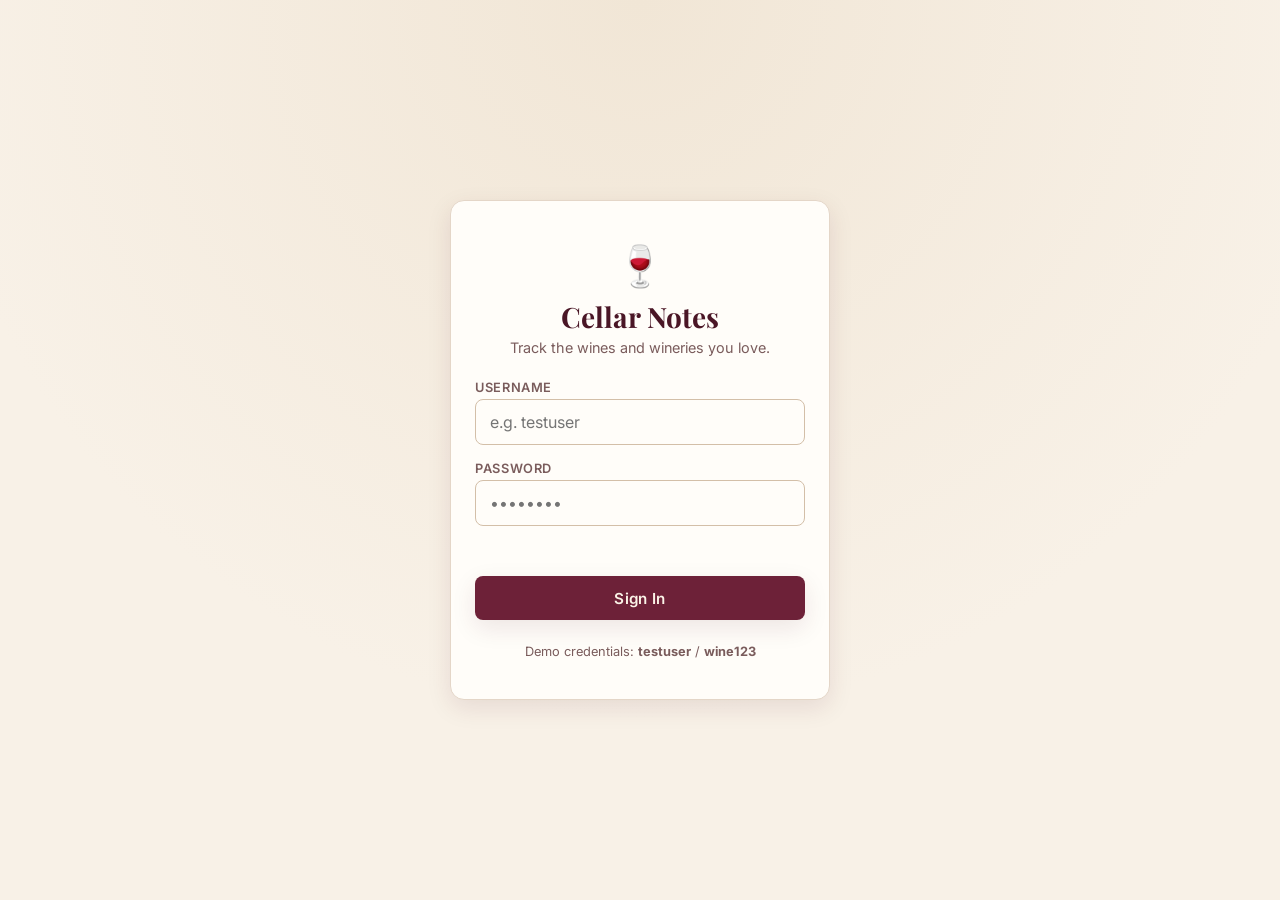
<file: index.html>
<!DOCTYPE html>
<html lang="en">
<head>
	<meta charset="UTF-8" />
	<meta name="viewport" content="width=device-width, initial-scale=1.0, viewport-fit=cover" />
	<meta name="theme-color" content="#6d2138" />
	<title>Cellar Notes &mdash; Sign In</title>
	<link rel="preconnect" href="https://fonts.googleapis.com" />
	<link href="https://fonts.googleapis.com/css2?family=Playfair+Display:wght@600;700&family=Inter:wght@400;500;600&display=swap" rel="stylesheet" />
	<link rel="stylesheet" href="css/variables.css" />
	<link rel="stylesheet" href="css/base.css" />
	<link rel="stylesheet" href="css/login.css" />
</head>
<body>
	<div class="login-page">
		<div class="login-card card">
			<div class="login-brand">
				<span class="login-brand-icon" aria-hidden="true">&#127863;</span>
				<h1>Cellar Notes</h1>
				<p class="login-tagline">Track the wines and wineries you love.</p>
			</div>

			<form id="login-form" class="login-form" novalidate>
				<div class="field">
					<label for="username">Username</label>
					<input type="text" id="username" name="username" autocomplete="username" placeholder="e.g. testuser" />
				</div>
				<div class="field">
					<label for="password">Password</label>
					<input type="password" id="password" name="password" autocomplete="current-password" placeholder="&bull;&bull;&bull;&bull;&bull;&bull;&bull;&bull;" />
				</div>
				<p id="login-error" class="field-error" role="alert"></p>
				<button type="submit" class="btn btn-primary login-submit">Sign In</button>
			</form>

			<p class="login-hint">Demo credentials: <strong>testuser</strong> / <strong>wine123</strong></p>
		</div>
	</div>

	<script type="module" src="js/login.js"></script>
</body>
</html>
</file>
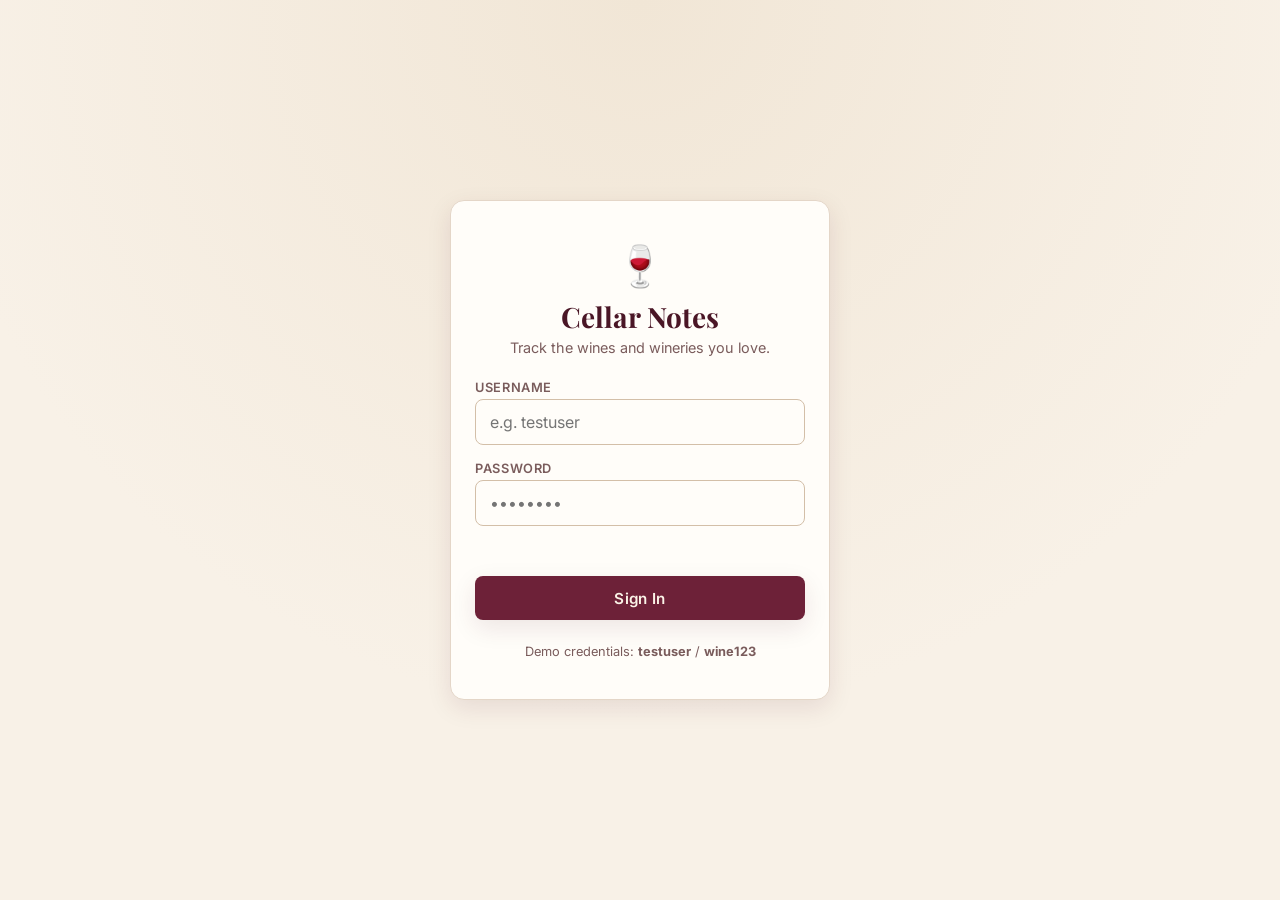
<file: main.html>
<!DOCTYPE html>
<html lang="en">
<head>
	<meta charset="UTF-8" />
	<meta name="viewport" content="width=device-width, initial-scale=1.0, viewport-fit=cover" />
	<meta name="theme-color" content="#6d2138" />
	<title>Cellar Notes</title>
	<link rel="preconnect" href="https://fonts.googleapis.com" />
	<link href="https://fonts.googleapis.com/css2?family=Playfair+Display:wght@600;700&family=Inter:wght@400;500;600&display=swap" rel="stylesheet" />
	<link rel="stylesheet" href="css/variables.css" />
	<link rel="stylesheet" href="css/base.css" />
	<link rel="stylesheet" href="css/main.css" />
</head>
<body>
	<header class="topbar">
		<div class="topbar-row">
			<div class="topbar-brand">
				<span aria-hidden="true">&#127863;</span>
				<span class="topbar-brand-name">Cellar Notes</span>
			</div>
			<button
				type="submit"
				form="current-winery-search-form"
				class="btn-icon-ghost"
				title="Search wineries"
				aria-label="Search wineries"
			>&#128269;</button>
		</div>

		<div id="current-winery" class="current-winery">
			<div id="current-winery-filled" class="current-winery-filled" role="button" tabindex="0" hidden>
				<span class="current-winery-icon" aria-hidden="true">&#127815;</span>
				<h2 id="current-winery-name"></h2>
			</div>

			<form id="current-winery-search-form" class="current-winery-empty" hidden>
				<input
					type="search"
					id="current-winery-search-input"
					placeholder="Search for a winery to check in..."
					aria-label="Search wineries"
				/>
			</form>
		</div>
	</header>

	<main class="main-content">
		<section class="recent-section">
			<h2>Your Recent Ratings</h2>
			<div id="recent-ratings" class="card-grid"></div>
		</section>

		<section class="feed-section">
			<h2>Friends &amp; Wineries You Follow</h2>
			<div id="friend-feed" class="card-grid"></div>
		</section>
	</main>

	<script type="module" src="js/main.js"></script>
</body>
</html>
</file>
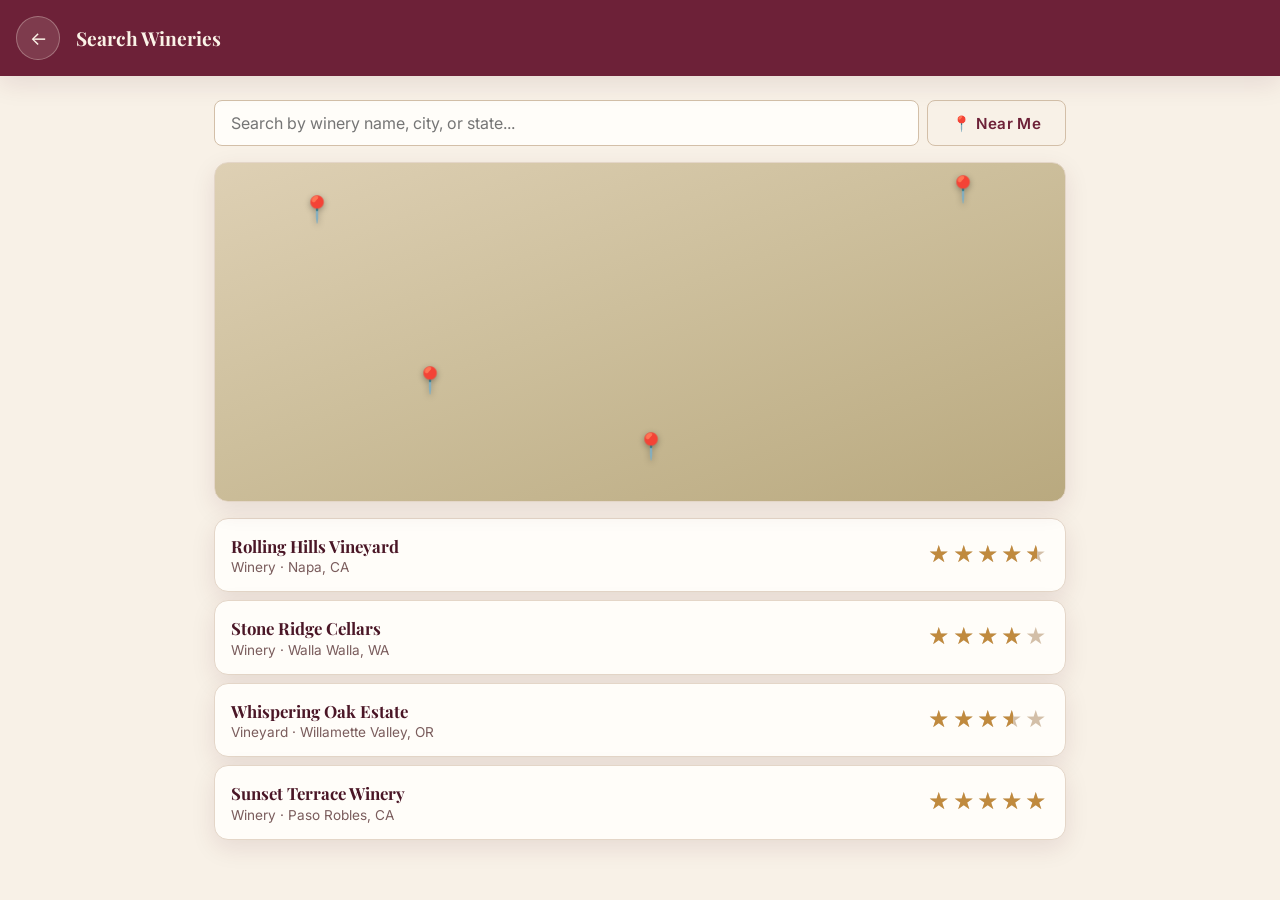
<file: search.html>
<!DOCTYPE html>
<html lang="en">
<head>
	<meta charset="UTF-8" />
	<meta name="viewport" content="width=device-width, initial-scale=1.0, viewport-fit=cover" />
	<meta name="theme-color" content="#6d2138" />
	<title>Search Wineries &mdash; Cellar Notes</title>
	<link rel="preconnect" href="https://fonts.googleapis.com" />
	<link href="https://fonts.googleapis.com/css2?family=Playfair+Display:wght@600;700&family=Inter:wght@400;500;600&display=swap" rel="stylesheet" />
	<link rel="stylesheet" href="css/variables.css" />
	<link rel="stylesheet" href="css/base.css" />
	<link rel="stylesheet" href="css/search.css" />
</head>
<body>
	<header class="search-topbar">
		<a href="main.html" class="btn-icon-ghost" title="Back" aria-label="Back to main page">&#8592;</a>
		<h1>Search Wineries</h1>
	</header>

	<main class="search-content">
		<form id="search-form" class="search-controls">
			<input
				type="search"
				id="search-input"
				placeholder="Search by winery name, city, or state..."
				aria-label="Search wineries"
			/>
			<button type="button" id="locate-me-btn" class="btn btn-secondary" title="Use my location">&#128205; Near Me</button>
		</form>

		<div id="search-map" class="search-map" aria-label="Map of nearby wineries"></div>

		<ul id="search-results" class="winery-results"></ul>
	</main>

	<script type="module" src="js/search.js"></script>
</body>
</html>
</file>
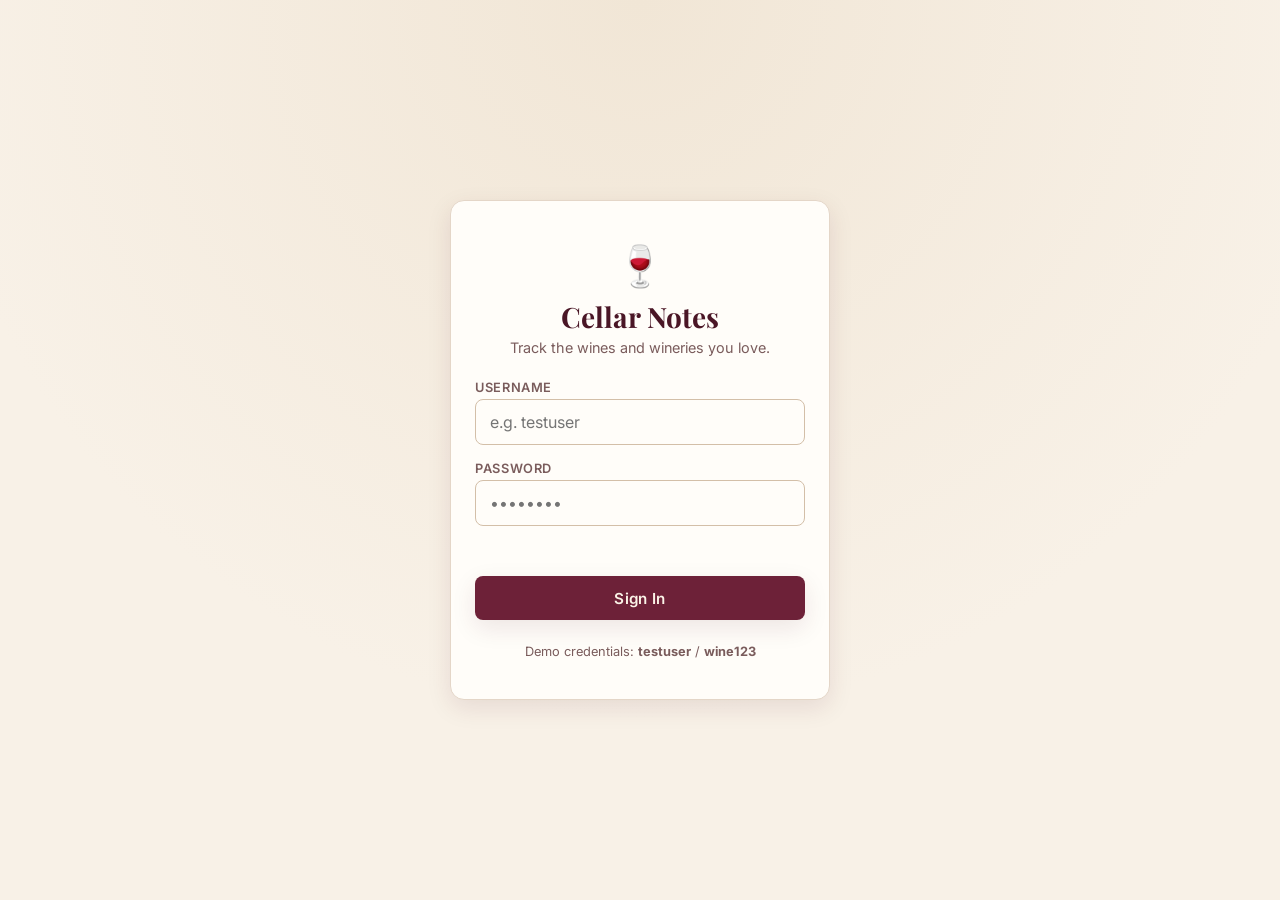
<file: winery.html>
<!DOCTYPE html>
<html lang="en">
<head>
	<meta charset="UTF-8" />
	<meta name="viewport" content="width=device-width, initial-scale=1.0, viewport-fit=cover" />
	<meta name="theme-color" content="#6d2138" />
	<title>Winery &mdash; Cellar Notes</title>
	<link rel="preconnect" href="https://fonts.googleapis.com" />
	<link href="https://fonts.googleapis.com/css2?family=Playfair+Display:wght@600;700&family=Inter:wght@400;500;600&display=swap" rel="stylesheet" />
	<link rel="stylesheet" href="css/variables.css" />
	<link rel="stylesheet" href="css/base.css" />
	<link rel="stylesheet" href="css/winery.css" />
</head>
<body>
	<header class="winery-topbar">
		<a href="main.html" class="btn-icon-ghost" title="Back" aria-label="Back to main page">&#8592;</a>
		<h1 id="winery-page-title">Winery</h1>
	</header>

	<main class="winery-content">
		<div id="winery-photo" class="winery-photo">
			<span class="winery-photo-placeholder" aria-hidden="true">&#127815;</span>
		</div>

		<div class="winery-header-info">
			<h2 id="winery-name"></h2>
			<p id="winery-location" class="winery-location"></p>
			<div id="winery-rating" class="winery-overall-rating"></div>
			<div id="winery-user-rating-stars" class="winery-user-rating"></div>
		</div>

		<section class="winery-wines">
			<h3>Wines</h3>
			<div id="winery-wines-list" class="wine-list"></div>
		</section>
	</main>

	<script type="module" src="js/wineryDetail.js"></script>
</body>
</html>
</file>
<file: css/variables.css>
/**
 * Shared design tokens for the wine-inspired color palette and typography.
 * Import this before any other stylesheet.
 */
:root {
	/* Core wine palette */
	--color-bg: #f8f1e7;
	--color-bg-alt: #f1e6d6;
	--color-surface: #fffdf9;
	--color-surface-raised: #ffffff;

	--color-primary: #6d2138;
	--color-primary-dark: #4a1626;
	--color-primary-light: #8c3a52;

	--color-accent: #c08a3e;
	--color-accent-light: #e0bd7f;

	--color-text: #2e1b1f;
	--color-text-muted: #7a5c5c;
	--color-text-inverse: #fbf3e7;

	--color-border: #e4d6c8;
	--color-border-strong: #d3bfa8;

	--color-danger: #a3312a;
	--color-success: #4d7c4a;

	/* Wine variety colors */
	--color-wine-red: #6d1f2b;
	--color-wine-white: #d8c07a;
	--color-wine-rose: #d98a9b;
	--color-wine-fruit: #d9772f;
	--color-wine-dessert: #8a4b8f;

	/* Typography */
	--font-heading: "Playfair Display", Georgia, "Times New Roman", serif;
	--font-body: "Inter", -apple-system, BlinkMacSystemFont, "Segoe UI", Roboto, sans-serif;

	/* Spacing */
	--space-xs: 0.25rem;
	--space-sm: 0.5rem;
	--space-md: 1rem;
	--space-lg: 1.5rem;
	--space-xl: 2.5rem;

	/* Effects */
	--radius-sm: 8px;
	--radius-md: 14px;
	--radius-lg: 22px;
	--shadow-soft: 0 8px 24px rgba(74, 22, 38, 0.1);
	--shadow-strong: 0 16px 40px rgba(74, 22, 38, 0.18);
}
</file>
<file: css/base.css>
/**
 * Shared resets and components used across every page (buttons, inputs, cards, star ratings).
 */
* {
	box-sizing: border-box;
}

html,
body {
	margin: 0;
	padding: 0;
}

body {
	background: var(--color-bg);
	color: var(--color-text);
	font-family: var(--font-body);
	min-height: 100vh;
	min-height: 100dvh;
	-webkit-tap-highlight-color: transparent;
}

h1,
h2,
h3 {
	font-family: var(--font-heading);
	color: var(--color-primary-dark);
	margin: 0;
}

p {
	margin: 0;
}

button {
	font-family: var(--font-body);
	cursor: pointer;
}

input {
	font-family: var(--font-body);
}

a {
	color: var(--color-primary);
}

/* Buttons */
.btn {
	display: inline-flex;
	align-items: center;
	justify-content: center;
	gap: var(--space-sm);
	border: none;
	border-radius: var(--radius-sm);
	padding: 0.75rem 1.5rem;
	min-height: 2.75rem;
	font-size: 0.95rem;
	font-weight: 600;
	letter-spacing: 0.02em;
	transition: transform 0.15s ease, box-shadow 0.15s ease, background 0.15s ease;
}

.btn:active {
	transform: scale(0.97);
}

.btn-primary {
	background: var(--color-primary);
	color: var(--color-text-inverse);
	box-shadow: var(--shadow-soft);
}

.btn-secondary {
	background: transparent;
	color: var(--color-primary);
	border: 1px solid var(--color-border-strong);
}

.btn-icon {
	background: var(--color-accent);
	color: var(--color-primary-dark);
	border-radius: 50%;
	width: 2.75rem;
	height: 2.75rem;
	padding: 0;
	flex: 0 0 auto;
}

/* Ghost icon button for use on the dark primary background (topbars) */
.btn-icon-ghost {
	display: inline-flex;
	align-items: center;
	justify-content: center;
	background: rgba(251, 243, 231, 0.12);
	border: 1px solid rgba(251, 243, 231, 0.3);
	color: var(--color-text-inverse);
	border-radius: 50%;
	width: 2.75rem;
	height: 2.75rem;
	font-size: 1.15rem;
	flex: 0 0 auto;
	text-decoration: none;
	transition: background 0.15s ease, transform 0.15s ease;
}

.btn-icon-ghost:active {
	transform: scale(0.94);
}

/* Hover-only affordances - gated so tapping on a touchscreen doesn't leave a stuck "hover" state. */
@media (hover: hover) and (pointer: fine) {
	.btn-primary:hover {
		background: var(--color-primary-dark);
	}

	.btn-secondary:hover {
		background: var(--color-bg-alt);
	}

	.btn-icon:hover {
		background: var(--color-accent-light);
	}

	.btn-icon-ghost:hover {
		background: rgba(251, 243, 231, 0.22);
	}
}

/* Form fields */
.field {
	display: flex;
	flex-direction: column;
	gap: var(--space-xs);
	text-align: left;
}

.field label {
	font-size: 0.8rem;
	font-weight: 600;
	color: var(--color-text-muted);
	text-transform: uppercase;
	letter-spacing: 0.05em;
}

.field input {
	border: 1px solid var(--color-border-strong);
	border-radius: var(--radius-sm);
	padding: 0.75rem 0.9rem;
	font-size: 1rem;
	background: var(--color-surface);
	color: var(--color-text);
	outline: none;
	transition: border-color 0.15s ease, box-shadow 0.15s ease;
}

.field input:focus {
	border-color: var(--color-primary);
	box-shadow: 0 0 0 3px rgba(109, 33, 56, 0.12);
}

.field-error {
	color: var(--color-danger);
	font-size: 0.8rem;
	min-height: 1.1em;
}

/* Star rating */
.star-rating {
	position: relative;
	display: inline-block;
	font-size: 1.3rem;
	line-height: 1;
	white-space: nowrap;
}

.star-rating .stars-back,
.star-rating .stars-front {
	letter-spacing: 0.15em;
}

.star-rating .stars-back {
	color: var(--color-border-strong);
}

.star-rating .stars-front {
	position: absolute;
	top: 0;
	left: 0;
	overflow: hidden;
	color: var(--color-accent);
	white-space: nowrap;
}

.star-rating-value {
	margin-left: var(--space-sm);
	font-size: 0.85rem;
	color: var(--color-text-muted);
	vertical-align: middle;
}

/* Editable star rating - large tappable stars for setting a rating on a phone */
.star-rating.star-rating-editable {
	display: inline-flex;
	align-items: center;
	gap: 0.1rem;
}

.star-rating-star {
	background: none;
	border: none;
	padding: 0.4rem;
	font-size: 2.1rem;
	line-height: 1;
	color: var(--color-border-strong);
	cursor: pointer;
	-webkit-tap-highlight-color: transparent;
	transition: color 0.1s ease, transform 0.1s ease;
}

.star-rating-star.is-filled {
	color: var(--color-accent);
}

/* Gray means these stars show the average rating, not one the user has set themselves */
.star-rating-star.is-filled.is-average {
	color: var(--color-text-muted);
}

.star-rating-star:active {
	transform: scale(0.88);
}

.star-rating-star:focus-visible {
	outline: 2px solid var(--color-accent-light);
	outline-offset: 2px;
	border-radius: var(--radius-sm);
}

/* Wine color swatch/badge */
.wine-badge {
	display: inline-flex;
	align-items: center;
	gap: 0.35rem;
	font-size: 0.72rem;
	font-weight: 600;
	text-transform: uppercase;
	letter-spacing: 0.04em;
	padding: 0.2rem 0.55rem;
	border-radius: 999px;
	background: var(--color-bg-alt);
	color: var(--color-text-muted);
}

.wine-badge::before {
	content: "";
	width: 0.6rem;
	height: 0.6rem;
	border-radius: 50%;
	background: currentColor;
	flex: 0 0 auto;
}

.wine-badge.color-Red {
	color: var(--color-wine-red);
}

.wine-badge.color-White {
	color: #a68a2c;
}

.wine-badge.color-Rose {
	color: #b5647a;
}

.wine-badge.color-Fruit {
	color: var(--color-wine-fruit);
}

.wine-badge.color-Dessert {
	color: var(--color-wine-dessert);
}

/* Wine item (reusable wine display: badge, name, and rating) */
.wine-item {
	display: flex;
	flex-direction: column;
	align-items: flex-start;
	gap: var(--space-sm);
}

.wine-item-header {
	display: flex;
	flex-direction: column;
	align-items: flex-start;
	gap: 0.35rem;
	min-width: 0;
}

.wine-item-name {
	font-family: var(--font-heading);
	font-size: 1.05rem;
	color: var(--color-primary-dark);
}

.wine-item-rating {
	display: flex;
	flex-direction: column;
	align-items: flex-start;
	gap: 0.15rem;
	flex: 0 0 auto;
}

/* The editable widget's stars are wide (finger-sized), so only put the
   name and rating on one row once the wine-item's own container has room
   for both - a container query, since the same card can be full-width on
   one screen and a narrow grid cell on another. */
@container (min-width: 420px) {
	.wine-item {
		flex-direction: row;
		align-items: center;
		justify-content: space-between;
		gap: var(--space-md);
	}

	.wine-item-rating {
		align-items: flex-end;
	}
}

/* Community/overall rating shown (in gray) when the user hasn't rated the wine themselves */
.wine-item-rating.is-community .stars-front {
	color: var(--color-text-muted);
}

/* Generic card */
.card {
	background: var(--color-surface);
	border: 1px solid var(--color-border);
	border-radius: var(--radius-md);
	box-shadow: var(--shadow-soft);
}

.empty-state {
	color: var(--color-text-muted);
	font-size: 0.9rem;
	padding: var(--space-lg);
	text-align: center;
}
</file>
<file: css/login.css>
/**
 * Styles for the login page (index.html).
 */
.login-page {
	min-height: 100vh;
	min-height: 100dvh;
	display: flex;
	align-items: center;
	justify-content: center;
	padding: calc(var(--space-lg) + env(safe-area-inset-top)) var(--space-lg) calc(var(--space-lg) + env(safe-area-inset-bottom));
	background: radial-gradient(circle at top, var(--color-bg-alt), var(--color-bg) 65%);
}

.login-card {
	width: 100%;
	max-width: 380px;
	padding: var(--space-xl) var(--space-lg);
	display: flex;
	flex-direction: column;
	gap: var(--space-lg);
	text-align: center;
}

.login-brand {
	display: flex;
	flex-direction: column;
	align-items: center;
	gap: var(--space-xs);
}

.login-brand-icon {
	font-size: 2.5rem;
	margin-bottom: var(--space-xs);
}

.login-brand h1 {
	font-size: 1.75rem;
}

.login-tagline {
	color: var(--color-text-muted);
	font-size: 0.9rem;
}

.login-form {
	display: flex;
	flex-direction: column;
	gap: var(--space-md);
}

.login-submit {
	margin-top: var(--space-xs);
	width: 100%;
}

.login-hint {
	font-size: 0.8rem;
	color: var(--color-text-muted);
}
</file>
<file: css/main.css>
/**
 * Styles for the main landing page (main.html).
 */
.topbar {
	display: flex;
	flex-direction: column;
	gap: var(--space-sm);
	padding: calc(var(--space-md) + env(safe-area-inset-top)) var(--space-md) var(--space-md);
	background: var(--color-primary);
	color: var(--color-text-inverse);
	box-shadow: var(--shadow-soft);
	position: sticky;
	top: 0;
	z-index: 10;
}

.topbar-row {
	display: flex;
	align-items: center;
	justify-content: space-between;
}

.topbar-brand {
	display: flex;
	align-items: center;
	gap: var(--space-sm);
}

.topbar-brand span:first-child {
	font-size: 1.25rem;
}

.topbar-brand-name {
	font-family: var(--font-heading);
	font-weight: 600;
	font-size: 1.05rem;
}

.current-winery-filled:not([hidden]) {
	display: flex;
	align-items: center;
	gap: var(--space-sm);
	border-radius: var(--radius-sm);
	cursor: pointer;
	transition: background 0.15s ease;
}

.current-winery-filled:focus-visible {
	outline: 2px solid var(--color-accent-light);
	outline-offset: 2px;
}

@media (hover: hover) and (pointer: fine) {
	.current-winery-filled:hover {
		background: rgba(251, 243, 231, 0.12);
	}
}

.current-winery-icon {
	font-size: 1.75rem;
	flex: 0 0 auto;
}

.current-winery-filled h2 {
	color: var(--color-text-inverse);
	font-size: 1.4rem;
}

.current-winery-empty:not([hidden]) {
	display: flex;
	gap: var(--space-sm);
}

.current-winery-empty input[type="search"] {
	flex: 1;
	min-width: 0;
	min-height: 2.75rem;
	border: 1px solid rgba(251, 243, 231, 0.35);
	border-radius: var(--radius-sm);
	padding: 0.7rem 1rem;
	font-size: 1rem;
	background: rgba(251, 243, 231, 0.1);
	color: var(--color-text-inverse);
	outline: none;
}

.current-winery-empty input[type="search"]::placeholder {
	color: rgba(251, 243, 231, 0.7);
}

.current-winery-empty input[type="search"]:focus {
	border-color: var(--color-accent-light);
	background: rgba(251, 243, 231, 0.16);
}

.main-content {
	margin: 0 auto;
	padding: var(--space-md);
	padding-bottom: calc(var(--space-xl) + env(safe-area-inset-bottom));
	display: flex;
	flex-direction: column;
	gap: var(--space-lg);
}

@media (min-width: 640px) {
	.main-content {
		max-width: 900px;
		padding: var(--space-lg);
		gap: var(--space-xl);
	}
}

.recent-section h2,
.feed-section h2 {
	margin-bottom: var(--space-md);
}

.card-grid {
	display: grid;
	grid-template-columns: 1fr;
	gap: var(--space-md);
}

@media (min-width: 640px) {
	.card-grid {
		grid-template-columns: repeat(auto-fill, minmax(240px, 1fr));
	}
}

.rating-card {
	container-type: inline-size;
	padding: var(--space-md);
	display: flex;
	align-items: flex-start;
	gap: var(--space-md);
	cursor: pointer;
	transition: transform 0.15s ease, box-shadow 0.15s ease;
}

.rating-card-icon {
	font-size: 1.5rem;
	line-height: 1;
	flex: 0 0 auto;
}

/* Wine ratings show their symbol on the left (source order); wineries move
   it after the body instead, so it reads on the right. */
.rating-card-winery .rating-card-icon {
	order: 1;
}

.rating-card-body {
	display: flex;
	flex-direction: column;
	gap: 0.4rem;
	min-width: 0;
	flex: 1 1 auto;
}

.rating-card:active {
	transform: scale(0.98);
}

.rating-card:focus-visible {
	outline: 2px solid var(--color-primary-light);
	outline-offset: 2px;
}

@media (hover: hover) and (pointer: fine) {
	.rating-card:hover {
		transform: translateY(-2px);
		box-shadow: var(--shadow-strong);
	}
}

.rating-card-title {
	font-family: var(--font-heading);
	font-size: 1.1rem;
	color: var(--color-primary-dark);
}

.rating-card-subtitle {
	font-size: 0.82rem;
	color: var(--color-text-muted);
}

.rating-card-date {
	font-size: 0.75rem;
	color: var(--color-text-muted);
	margin-top: auto;
	padding-top: 0.3rem;
}
</file>
<file: css/search.css>
/**
 * Styles for the winery search page (search.html).
 */
.search-topbar {
	display: flex;
	align-items: center;
	gap: var(--space-md);
	padding: calc(var(--space-md) + env(safe-area-inset-top)) var(--space-md) var(--space-md);
	background: var(--color-primary);
	color: var(--color-text-inverse);
	box-shadow: var(--shadow-soft);
	position: sticky;
	top: 0;
	z-index: 10;
}

.search-topbar h1 {
	color: var(--color-text-inverse);
	font-size: 1.2rem;
}

.search-content {
	margin: 0 auto;
	padding: var(--space-md);
	padding-bottom: calc(var(--space-xl) + env(safe-area-inset-bottom));
	display: flex;
	flex-direction: column;
	gap: var(--space-md);
}

@media (min-width: 640px) {
	.search-content {
		max-width: 900px;
		padding: var(--space-lg);
	}
}

.search-controls {
	display: flex;
	flex-wrap: wrap;
	gap: var(--space-sm);
}

.search-controls input[type="search"] {
	flex: 1 1 100%;
	min-width: 0;
	min-height: 2.75rem;
	border: 1px solid var(--color-border-strong);
	border-radius: var(--radius-sm);
	padding: 0.75rem 1rem;
	font-size: 1rem;
	background: var(--color-surface);
	color: var(--color-text);
	outline: none;
}

.search-controls .btn-secondary {
	flex: 1 1 100%;
}

@media (min-width: 480px) {
	.search-controls input[type="search"] {
		flex: 1 1 auto;
	}

	.search-controls .btn-secondary {
		flex: 0 0 auto;
	}
}

.search-controls input[type="search"]:focus {
	border-color: var(--color-primary);
	box-shadow: 0 0 0 3px rgba(109, 33, 56, 0.12);
}

/* Map */
.search-map {
	position: relative;
	height: clamp(200px, 42vh, 340px);
	border-radius: var(--radius-md);
	overflow: hidden;
	border: 1px solid var(--color-border);
	background: linear-gradient(160deg, #ded0b4 0%, #cdbf9c 45%, #b9a97f 100%);
	box-shadow: var(--shadow-soft);
}

.map-pin {
	position: absolute;
	transform: translate(-50%, -85%);
	display: flex;
	align-items: center;
	justify-content: center;
	width: 2.75rem;
	height: 2.75rem;
	background: none;
	border: none;
	padding: 0;
	cursor: pointer;
	color: var(--color-primary-dark);
	font-size: 1.6rem;
	filter: drop-shadow(0 2px 3px rgba(0, 0, 0, 0.35));
	transition: transform 0.15s ease;
}

.map-pin.is-active {
	transform: translate(-50%, -85%) scale(1.15);
}

.map-pin:focus-visible {
	outline: 2px solid var(--color-accent-light);
	outline-offset: 2px;
}

@media (hover: hover) and (pointer: fine) {
	.map-pin:hover {
		transform: translate(-50%, -85%) scale(1.15);
	}
}

.map-pin-label {
	position: absolute;
	bottom: 100%;
	margin-bottom: 0.3rem;
	background: var(--color-surface-raised);
	color: var(--color-text);
	font-size: 0.72rem;
	font-weight: 600;
	white-space: nowrap;
	padding: 0.2rem 0.5rem;
	border-radius: 999px;
	box-shadow: var(--shadow-soft);
	opacity: 0;
	pointer-events: none;
	transition: opacity 0.1s ease;
}

.map-pin:focus-visible .map-pin-label,
.map-pin.is-active .map-pin-label {
	opacity: 1;
}

@media (hover: hover) and (pointer: fine) {
	.map-pin:hover .map-pin-label {
		opacity: 1;
	}
}

.map-you-are-here {
	position: absolute;
	transform: translate(-50%, -50%);
	width: 0.85rem;
	height: 0.85rem;
	border-radius: 50%;
	background: #3f7ad9;
	border: 2px solid var(--color-surface-raised);
	box-shadow: 0 0 0 4px rgba(63, 122, 217, 0.3);
}

/* Results list */
.winery-results {
	list-style: none;
	margin: 0;
	padding: 0;
	display: flex;
	flex-direction: column;
	gap: var(--space-sm);
}

.winery-result {
	display: flex;
	align-items: center;
	justify-content: space-between;
	gap: var(--space-md);
	padding: var(--space-md);
	min-height: 2.75rem;
	cursor: pointer;
	transition: transform 0.15s ease, box-shadow 0.15s ease;
}

.winery-result:active {
	transform: scale(0.98);
}

.winery-result:focus-visible,
.winery-result.is-active {
	box-shadow: var(--shadow-strong);
	outline: none;
}

@media (hover: hover) and (pointer: fine) {
	.winery-result:hover {
		transform: translateY(-1px);
		box-shadow: var(--shadow-strong);
	}
}

.winery-result-info h4 {
	margin: 0 0 0.15rem;
	font-family: var(--font-heading);
	font-size: 1.05rem;
	color: var(--color-primary-dark);
}

.winery-result-info p {
	margin: 0;
	font-size: 0.85rem;
	color: var(--color-text-muted);
}
</file>
<file: css/winery.css>
/**
 * Styles for the winery detail page (winery.html).
 */
.winery-topbar {
	display: flex;
	align-items: center;
	gap: var(--space-md);
	padding: calc(var(--space-md) + env(safe-area-inset-top)) var(--space-md) var(--space-md);
	background: var(--color-primary);
	color: var(--color-text-inverse);
	box-shadow: var(--shadow-soft);
	position: sticky;
	top: 0;
	z-index: 10;
}

.winery-topbar h1 {
	color: var(--color-text-inverse);
	font-size: 1.2rem;
	overflow: hidden;
	text-overflow: ellipsis;
	white-space: nowrap;
}

.winery-content {
	margin: 0 auto;
	padding: var(--space-md);
	padding-bottom: calc(var(--space-xl) + env(safe-area-inset-bottom));
	display: flex;
	flex-direction: column;
	gap: var(--space-lg);
}

@media (min-width: 640px) {
	.winery-content {
		max-width: 900px;
		padding: var(--space-lg);
	}
}

.winery-photo {
	height: clamp(160px, 32vh, 280px);
	border-radius: var(--radius-md);
	overflow: hidden;
	background: linear-gradient(160deg, #ded0b4 0%, #cdbf9c 45%, #b9a97f 100%);
	display: flex;
	align-items: center;
	justify-content: center;
	box-shadow: var(--shadow-soft);
}

.winery-photo img {
	width: 100%;
	height: 100%;
	object-fit: cover;
}

.winery-photo-placeholder {
	font-size: 3rem;
	filter: drop-shadow(0 2px 3px rgba(0, 0, 0, 0.2));
}

.winery-header-info h2 {
	font-size: 1.6rem;
}

.winery-location {
	color: var(--color-text-muted);
	margin: 0.2rem 0 var(--space-sm);
}

.winery-user-rating {
	margin-top: var(--space-sm);
	display: flex;
	flex-direction: column;
	align-items: flex-start;
	gap: 0.15rem;
}

.winery-wines h3 {
	font-size: 1rem;
	color: var(--color-text-muted);
	text-transform: uppercase;
	letter-spacing: 0.06em;
	margin-bottom: var(--space-md);
}

.wine-list {
	container-type: inline-size;
	display: flex;
	flex-direction: column;
	gap: var(--space-sm);
}

.wine-list .wine-item {
	padding: var(--space-md);
	background: var(--color-surface);
	border: 1px solid var(--color-border);
	border-radius: var(--radius-md);
	box-shadow: var(--shadow-soft);
}
</file>
